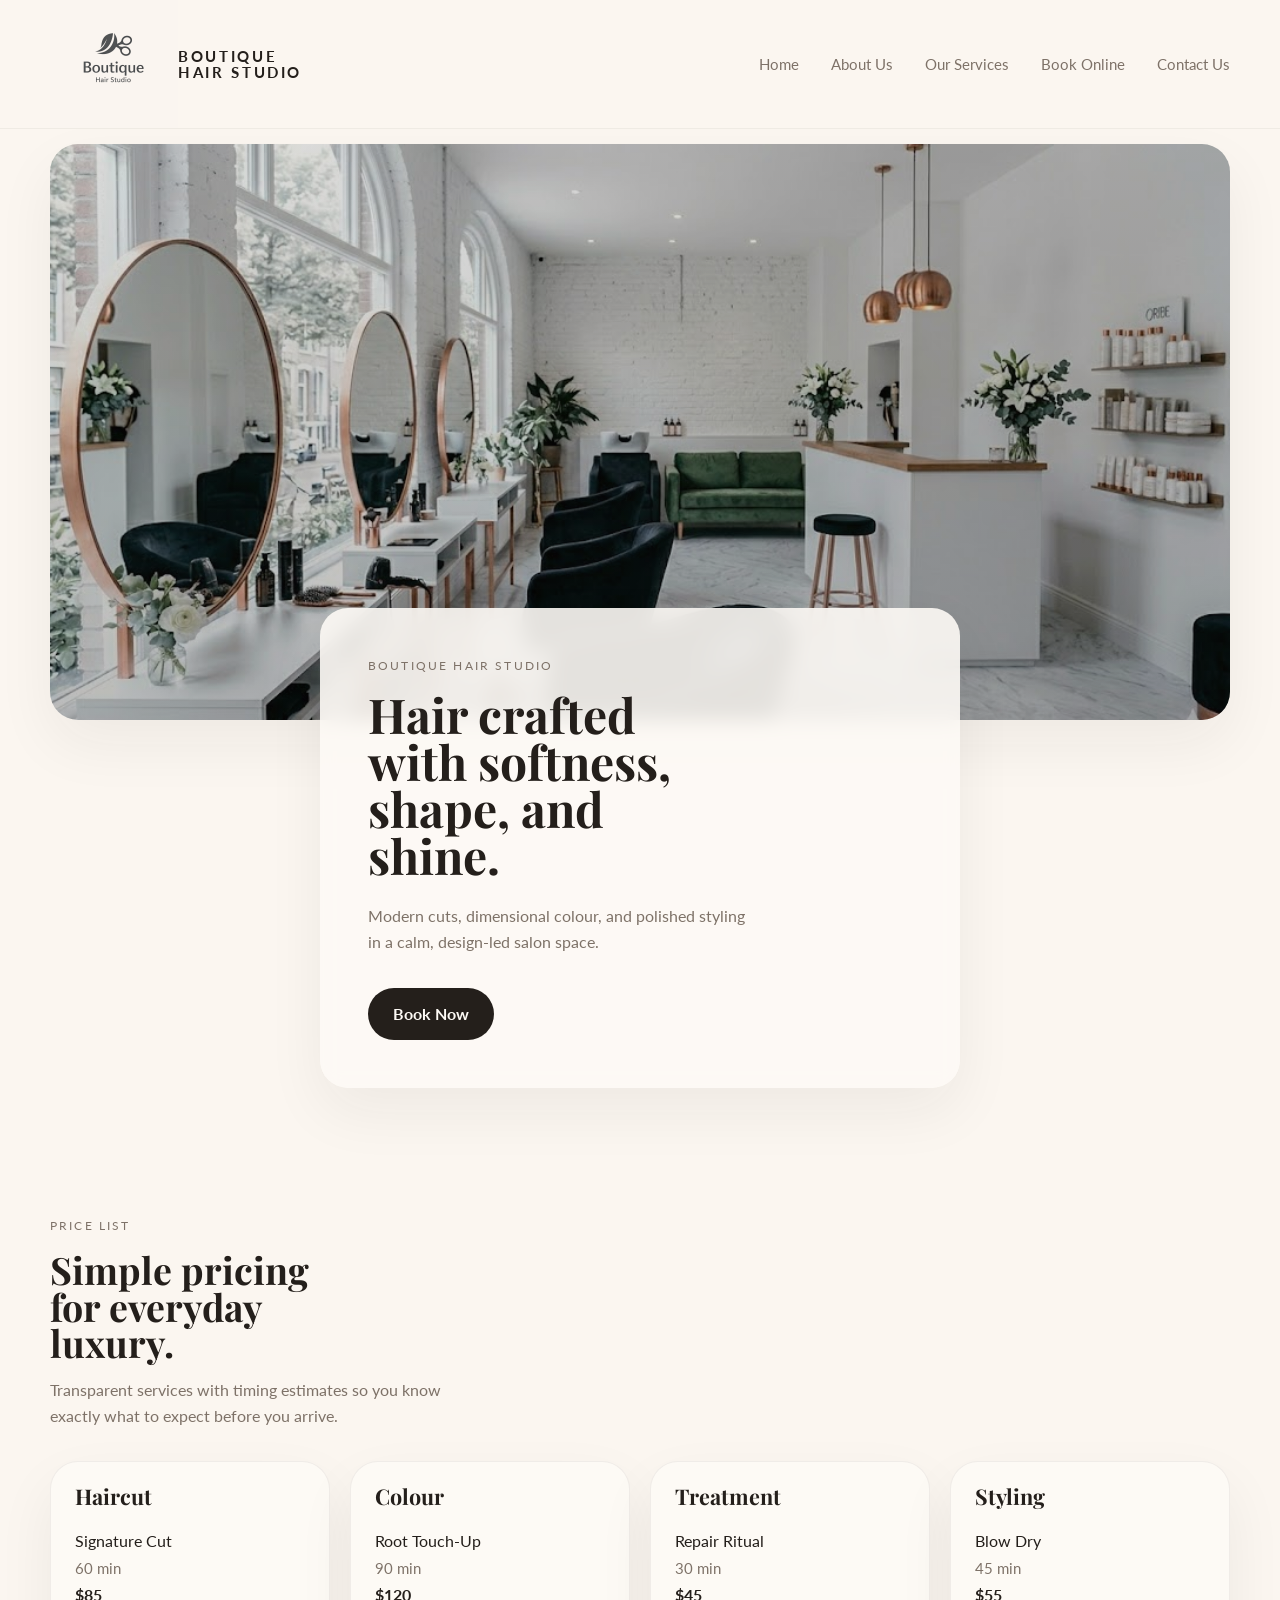
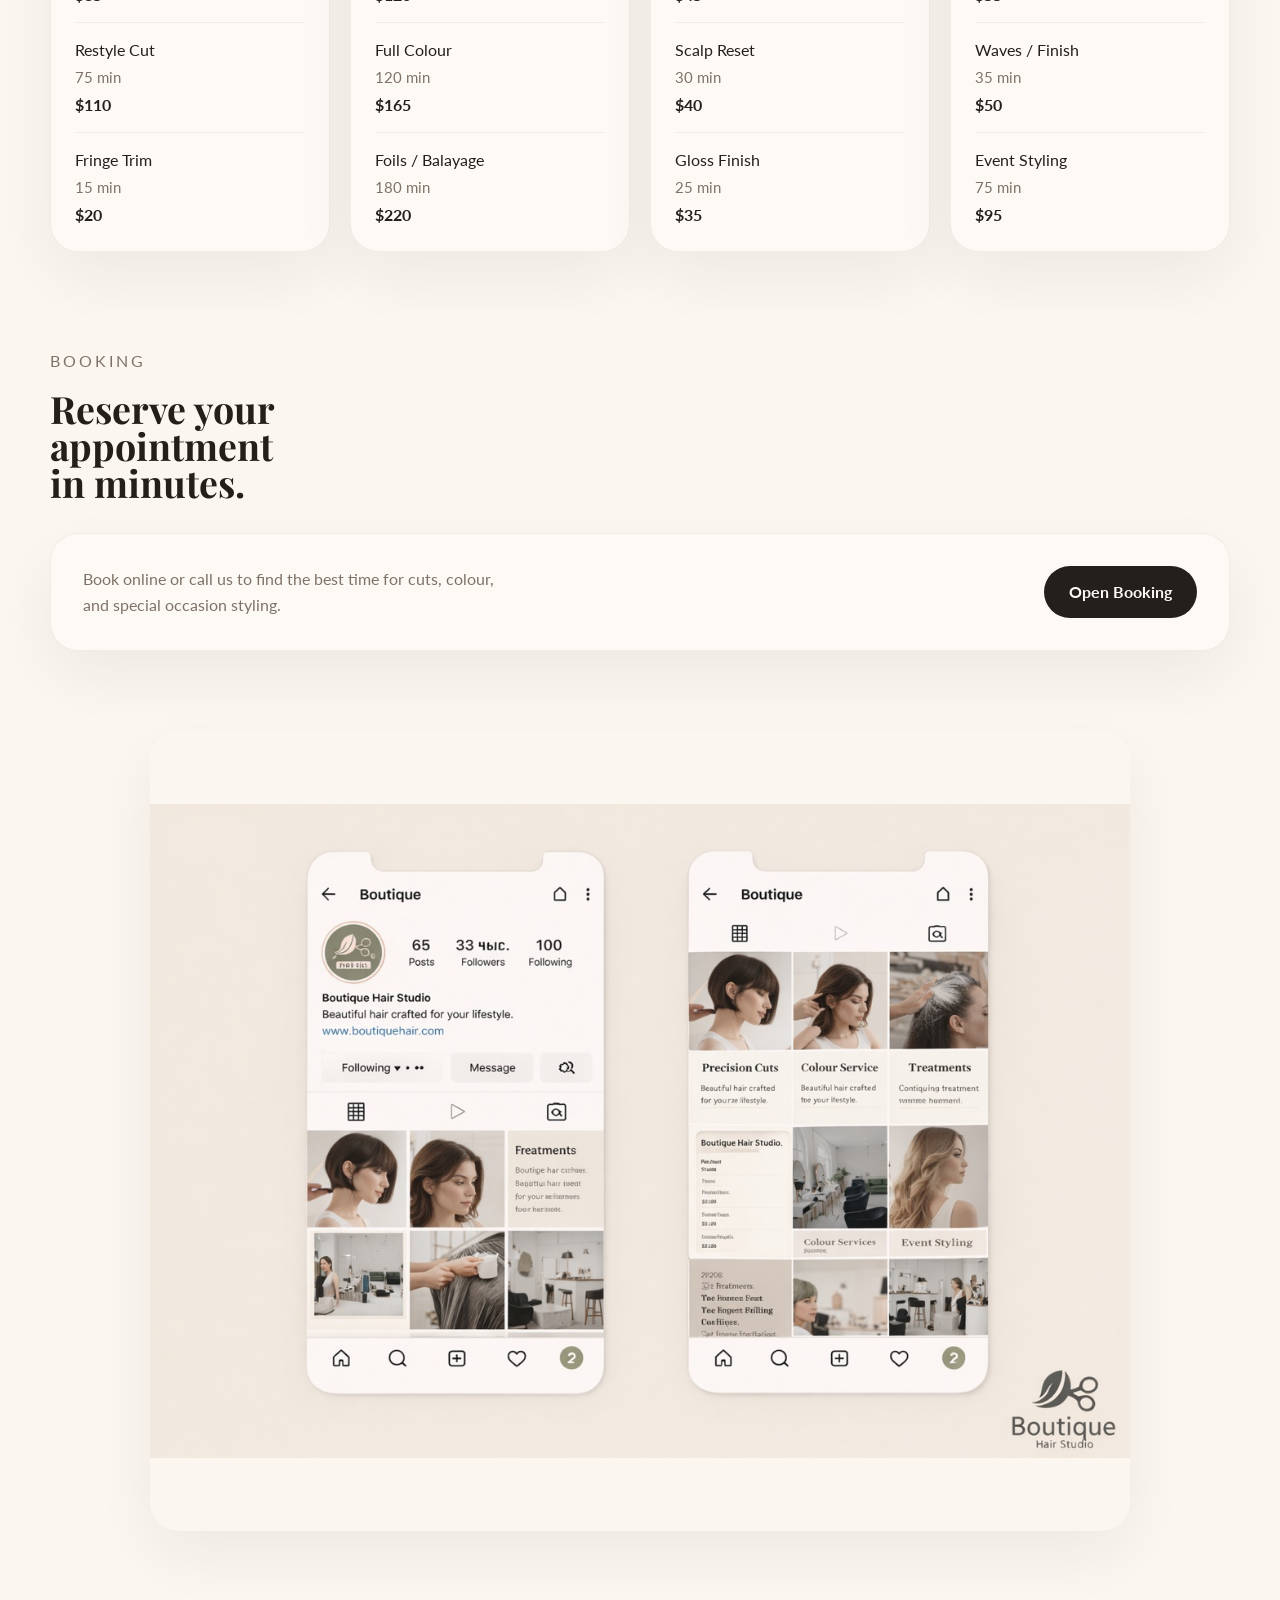
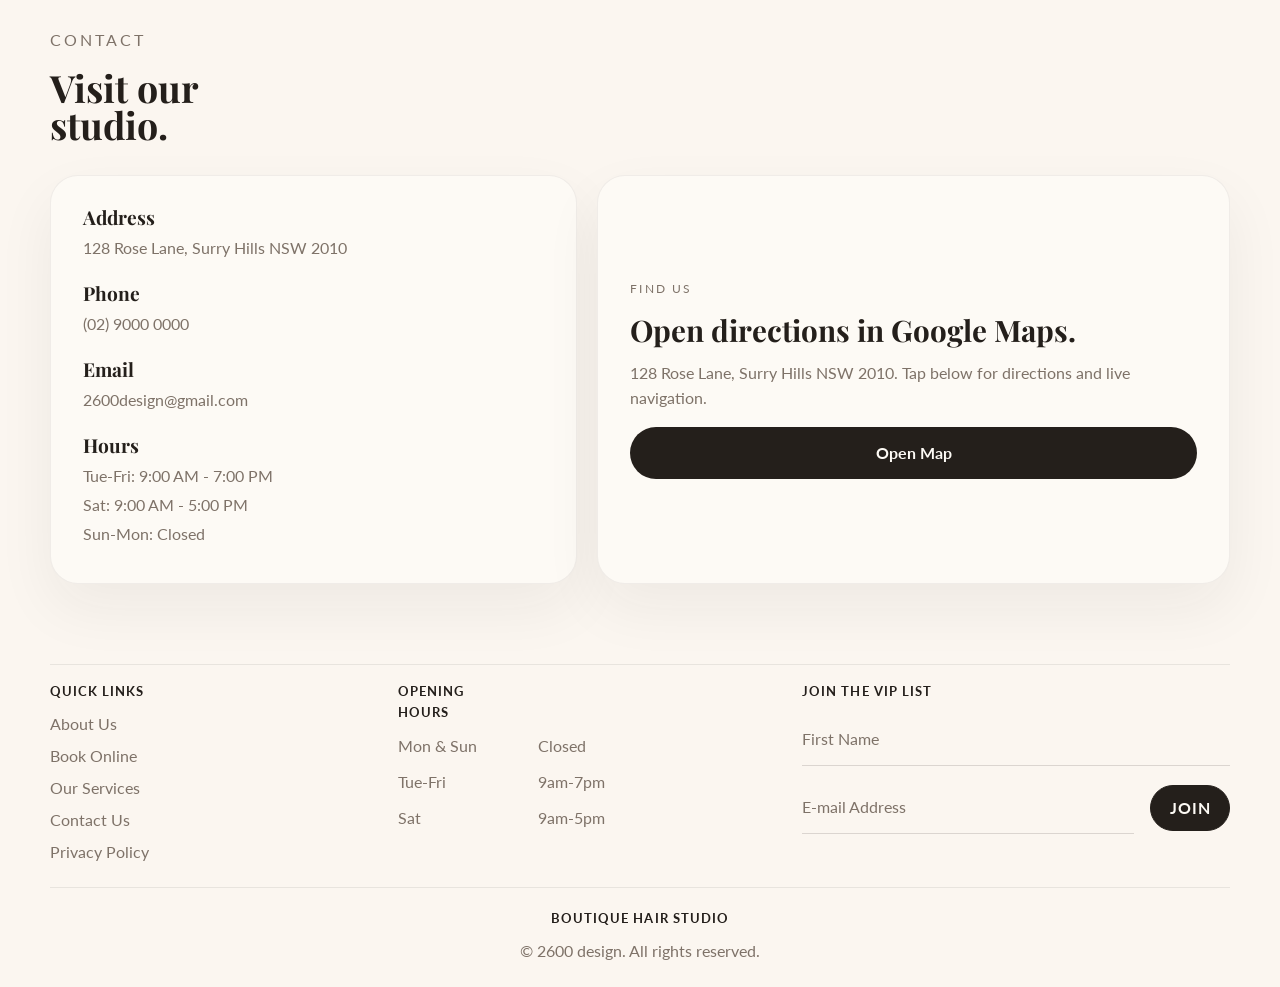
<file: index.html>
<!DOCTYPE html>
<html lang="en">
  <head>
    <meta charset="UTF-8" />
    <meta name="viewport" content="width=device-width, initial-scale=1.0" />
    <title>Boutique Hair Studio | Hair Salon</title>
    <meta
      name="description"
      content="A modern hair salon with precision cuts, luminous colour, restorative treatments, and effortless styling."
    />
    <link rel="preload" as="image" href="salon1.jpeg" />
    <link rel="preconnect" href="https://fonts.googleapis.com" />
    <link rel="preconnect" href="https://fonts.gstatic.com" crossorigin />
    <link
      href="https://fonts.googleapis.com/css2?family=Lato:wght@300;400;700&family=Playfair+Display:wght@600;700&display=swap"
      rel="stylesheet"
    />
    <link
      rel="stylesheet"
      href="https://cdnjs.cloudflare.com/ajax/libs/font-awesome/6.5.2/css/all.min.css"
      crossorigin="anonymous"
      referrerpolicy="no-referrer"
    />
    <link rel="stylesheet" href="styles.css" />
  </head>
  <body>
    <header class="site-header">
      <nav class="navbar">
        <a class="brand" href="index.html">
          <img class="brand-logo" src="logo.png" alt="Boutique Hair Studio logo" />
          <span>Boutique Hair Studio</span>
        </a>
        <button
          class="menu-toggle"
          type="button"
          aria-label="Toggle navigation"
          aria-expanded="false"
          aria-controls="nav-menu"
        >
          <span></span>
          <span></span>
          <span></span>
        </button>
        <div class="nav-menu" id="nav-menu">
          <a href="index.html">Home</a>
          <a href="about.html">About Us</a>
          <a href="services.html">Our Services</a>
          <a href="booking.html">Book Online</a>
          <a href="contact.html">Contact Us</a>
        </div>
      </nav>
    </header>

    <main>
      <section class="hero" id="home">
        <div class="hero-media">
          <img
            src="salon1.jpeg"
            alt="Elegant Boutique Hair Studio salon interior"
            width="1024"
            height="572"
            fetchpriority="high"
            decoding="async"
          />
        </div>
        <div class="hero-content section-shell">
          <p class="eyebrow">Boutique Hair Studio</p>
          <h1>Hair crafted with softness, shape, and shine.</h1>
          <p class="hero-copy">
            Modern cuts, dimensional colour, and polished styling in a calm,
            design-led salon space.
          </p>
          <a class="button button-primary" href="#booking">Book Now</a>
        </div>
      </section>

      <section class="section-shell section-intro" id="prices">
        <p class="eyebrow">Price List</p>
        <div class="section-heading">
          <h2>Simple pricing for everyday luxury.</h2>
          <p>
            Transparent services with timing estimates so you know exactly what
            to expect before you arrive.
          </p>
        </div>
        <div class="price-grid">
          <article class="price-card">
            <h3>Haircut</h3>
            <ul class="price-items">
              <li><span>Signature Cut</span><span>60 min</span><strong>$85</strong></li>
              <li><span>Restyle Cut</span><span>75 min</span><strong>$110</strong></li>
              <li><span>Fringe Trim</span><span>15 min</span><strong>$20</strong></li>
            </ul>
          </article>
          <article class="price-card">
            <h3>Colour</h3>
            <ul class="price-items">
              <li><span>Root Touch-Up</span><span>90 min</span><strong>$120</strong></li>
              <li><span>Full Colour</span><span>120 min</span><strong>$165</strong></li>
              <li><span>Foils / Balayage</span><span>180 min</span><strong>$220</strong></li>
            </ul>
          </article>
          <article class="price-card">
            <h3>Treatment</h3>
            <ul class="price-items">
              <li><span>Repair Ritual</span><span>30 min</span><strong>$45</strong></li>
              <li><span>Scalp Reset</span><span>30 min</span><strong>$40</strong></li>
              <li><span>Gloss Finish</span><span>25 min</span><strong>$35</strong></li>
            </ul>
          </article>
          <article class="price-card">
            <h3>Styling</h3>
            <ul class="price-items">
              <li><span>Blow Dry</span><span>45 min</span><strong>$55</strong></li>
              <li><span>Waves / Finish</span><span>35 min</span><strong>$50</strong></li>
              <li><span>Event Styling</span><span>75 min</span><strong>$95</strong></li>
            </ul>
          </article>
        </div>
      </section>

      <section class="section-shell booking-section" id="booking">
        <div class="section-heading">
          <p class="eyebrow">Booking</p>
          <h2>Reserve your appointment in minutes.</h2>
        </div>
        <div class="booking-card">
          <p>
            Book online or call us to find the best time for cuts, colour, and
            special occasion styling.
          </p>
          <a
            class="button button-primary"
            href="https://booking.example.com"
            target="_blank"
            rel="noreferrer"
            >Open Booking</a
          >
        </div>
      </section>

      <section class="section-shell social-section" aria-label="Instagram showcase">
        <img
          class="social-image"
          src="ig-display.jpg"
          alt="Boutique Hair Studio Instagram showcase"
          width="1200"
          height="800"
          loading="lazy"
          decoding="async"
        />
      </section>

      <section class="section-shell contact-section" id="contact">
        <div class="section-heading">
          <p class="eyebrow">Contact</p>
          <h2>Visit our studio.</h2>
        </div>
        <div class="contact-grid">
          <div class="contact-card">
            <div class="contact-item">
              <h3>Address</h3>
              <p>128 Rose Lane, Surry Hills NSW 2010</p>
            </div>
            <div class="contact-item">
              <h3>Phone</h3>
              <p><a href="tel:+61290000000">(02) 9000 0000</a></p>
            </div>
            <div class="contact-item">
              <h3>Email</h3>
              <p><a href="mailto:2600design@gmail.com">2600design@gmail.com</a></p>
            </div>
            <div class="contact-item">
              <h3>Hours</h3>
              <p>Tue-Fri: 9:00 AM - 7:00 PM</p>
              <p>Sat: 9:00 AM - 5:00 PM</p>
              <p>Sun-Mon: Closed</p>
            </div>
          </div>
          <div class="map-card map-card-lite">
            <div class="map-lite-content">
              <p class="eyebrow">Find Us</p>
              <h3>Open directions in Google Maps.</h3>
              <p>
                128 Rose Lane, Surry Hills NSW 2010. Tap below for directions
                and live navigation.
              </p>
              <a
                class="button button-primary"
                href="https://www.google.com/maps?q=128+Rose+Lane,+Surry+Hills+NSW+2010"
                target="_blank"
                rel="noreferrer"
                >Open Map</a
              >
            </div>
          </div>
        </div>
      </section>
    </main>

    <footer class="site-footer">
      <div class="footer-links-row footer-links-bottom">
        <div class="footer-links">
          <p class="footer-title">Quick Links</p>
          <a href="about.html">About Us</a>
          <a href="booking.html">Book Online</a>
          <a href="services.html">Our Services</a>
          <a href="contact.html">Contact Us</a>
          <a href="privacy.html">Privacy Policy</a>
        </div>
        <div class="footer-hours">
          <p class="footer-title">Opening Hours</p>
          <p><span>Mon & Sun</span><span>Closed</span></p>
          <p><span>Tue-Fri</span><span>9am-7pm</span></p>
          <p><span>Sat</span><span>9am-5pm</span></p>
        </div>
        <form class="footer-signup">
          <p class="footer-title">Join The VIP List</p>
          <div class="footer-signup-fields">
            <input type="text" name="first-name" placeholder="First Name" />
            <div class="footer-signup-row">
              <input type="email" name="email" placeholder="E-mail Address" />
              <button type="submit">Join</button>
            </div>
          </div>
        </form>
      </div>
      <div class="footer-bottom-center">
        <p class="footer-title">Boutique Hair Studio</p>
        <p>&copy; 2600 design. All rights reserved.</p>
      </div>
    </footer>

    <script src="script.js"></script>
  </body>
</html>
</file>
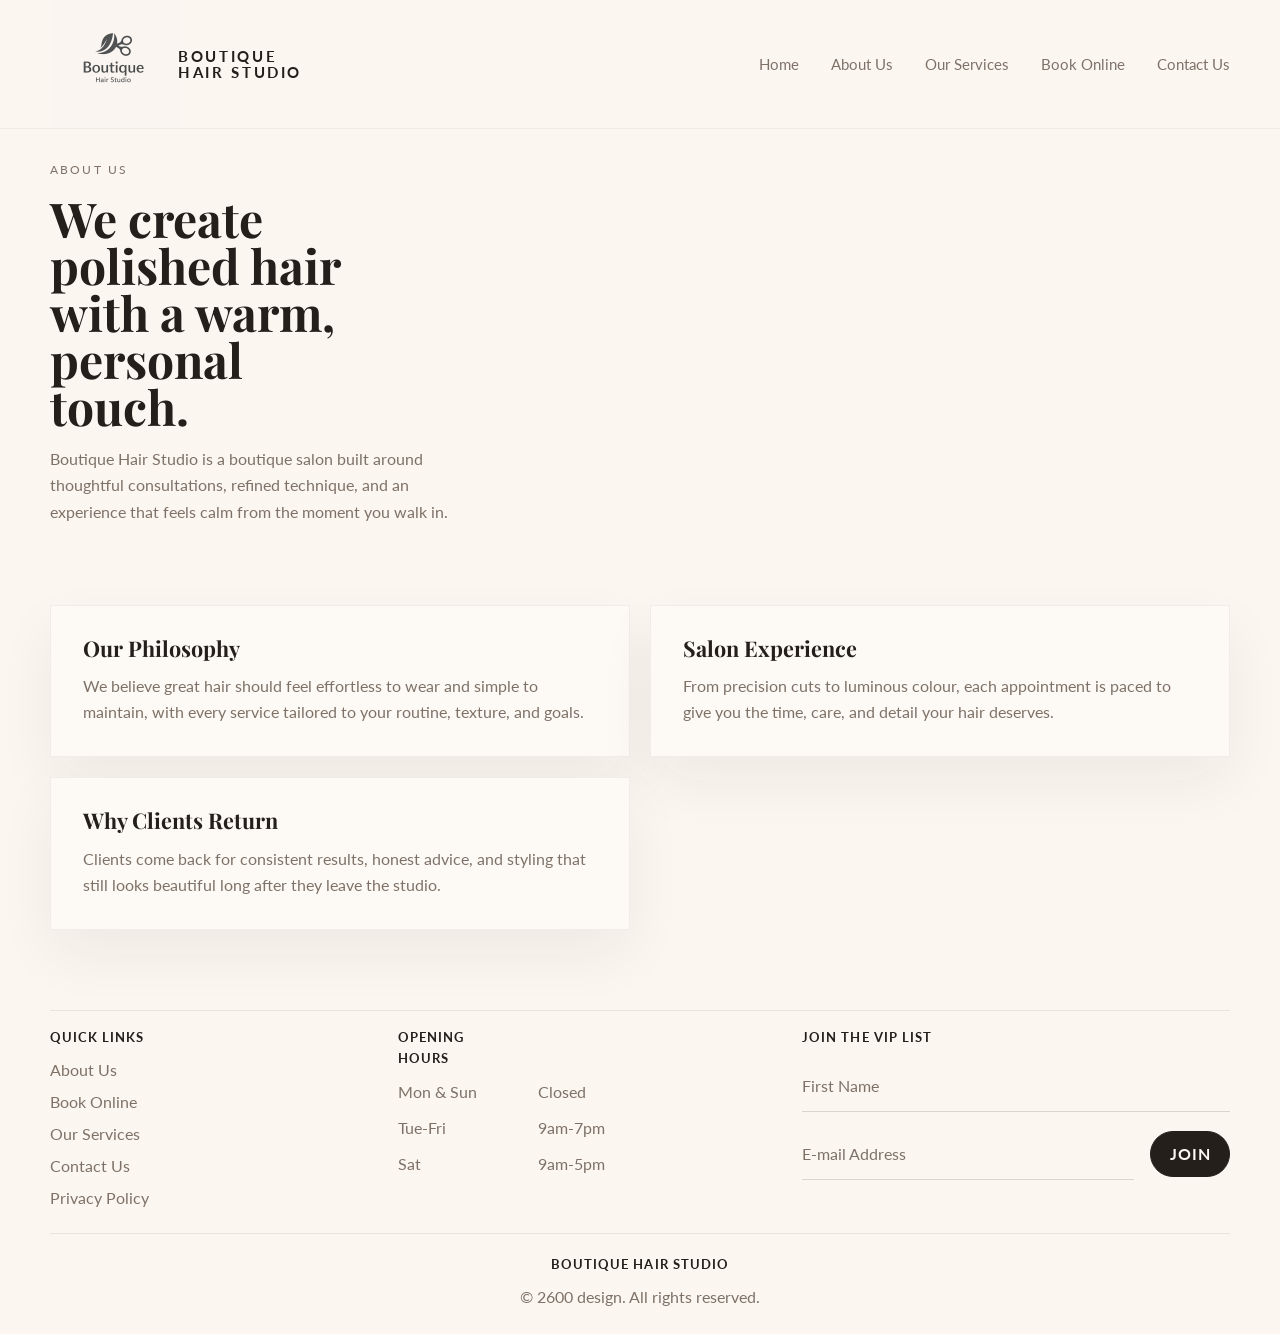
<file: about.html>
<!DOCTYPE html>
<html lang="en">
  <head>
    <meta charset="UTF-8" />
    <meta name="viewport" content="width=device-width, initial-scale=1.0" />
    <title>About Us | Boutique Hair Studio</title>
    <meta
      name="description"
      content="Learn more about Boutique Hair Studio, our approach to hair, and the salon experience we create."
    />
    <link rel="preconnect" href="https://fonts.googleapis.com" />
    <link rel="preconnect" href="https://fonts.gstatic.com" crossorigin />
    <link
      href="https://fonts.googleapis.com/css2?family=Lato:wght@300;400;700&family=Playfair+Display:wght@600;700&display=swap"
      rel="stylesheet"
    />
    <link
      rel="stylesheet"
      href="https://cdnjs.cloudflare.com/ajax/libs/font-awesome/6.5.2/css/all.min.css"
      crossorigin="anonymous"
      referrerpolicy="no-referrer"
    />
    <link rel="stylesheet" href="styles.css" />
  </head>
  <body>
    <header class="site-header">
      <nav class="navbar">
        <a class="brand" href="index.html">
          <img class="brand-logo" src="logo.png" alt="Boutique Hair Studio logo" />
          <span>Boutique Hair Studio</span>
        </a>
        <button
          class="menu-toggle"
          type="button"
          aria-label="Toggle navigation"
          aria-expanded="false"
          aria-controls="nav-menu"
        >
          <span></span>
          <span></span>
          <span></span>
        </button>
        <div class="nav-menu" id="nav-menu">
          <a href="index.html">Home</a>
          <a href="about.html">About Us</a>
          <a href="services.html">Our Services</a>
          <a href="booking.html">Book Online</a>
          <a href="contact.html">Contact Us</a>
        </div>
      </nav>
    </header>

    <main class="page-main">
      <section class="section-shell page-hero">
        <p class="eyebrow">About Us</p>
        <div class="section-heading">
          <h1>We create polished hair with a warm, personal touch.</h1>
          <p>
            Boutique Hair Studio is a boutique salon built around thoughtful
            consultations, refined technique, and an experience that feels calm
            from the moment you walk in.
          </p>
        </div>
      </section>

      <section class="section-shell page-section">
        <div class="info-grid">
          <article class="info-card">
            <h3>Our Philosophy</h3>
            <p>
              We believe great hair should feel effortless to wear and simple to
              maintain, with every service tailored to your routine, texture,
              and goals.
            </p>
          </article>
          <article class="info-card">
            <h3>Salon Experience</h3>
            <p>
              From precision cuts to luminous colour, each appointment is paced
              to give you the time, care, and detail your hair deserves.
            </p>
          </article>
          <article class="info-card">
            <h3>Why Clients Return</h3>
            <p>
              Clients come back for consistent results, honest advice, and
              styling that still looks beautiful long after they leave the
              studio.
            </p>
          </article>
        </div>
      </section>
    </main>

    <footer class="site-footer">
      <div class="footer-links-row footer-links-bottom">
        <div class="footer-links">
          <p class="footer-title">Quick Links</p>
          <a href="about.html">About Us</a>
          <a href="booking.html">Book Online</a>
          <a href="services.html">Our Services</a>
          <a href="contact.html">Contact Us</a>
          <a href="privacy.html">Privacy Policy</a>
        </div>
        <div class="footer-hours">
          <p class="footer-title">Opening Hours</p>
          <p><span>Mon & Sun</span><span>Closed</span></p>
          <p><span>Tue-Fri</span><span>9am-7pm</span></p>
          <p><span>Sat</span><span>9am-5pm</span></p>
        </div>
        <form class="footer-signup">
          <p class="footer-title">Join The VIP List</p>
          <div class="footer-signup-fields">
            <input type="text" name="first-name" placeholder="First Name" />
            <div class="footer-signup-row">
              <input type="email" name="email" placeholder="E-mail Address" />
              <button type="submit">Join</button>
            </div>
          </div>
        </form>
      </div>
      <div class="footer-bottom-center">
        <p class="footer-title">Boutique Hair Studio</p>
        <p>&copy; 2600 design. All rights reserved.</p>
      </div>
    </footer>

    <script src="script.js"></script>
  </body>
</html>
</file>
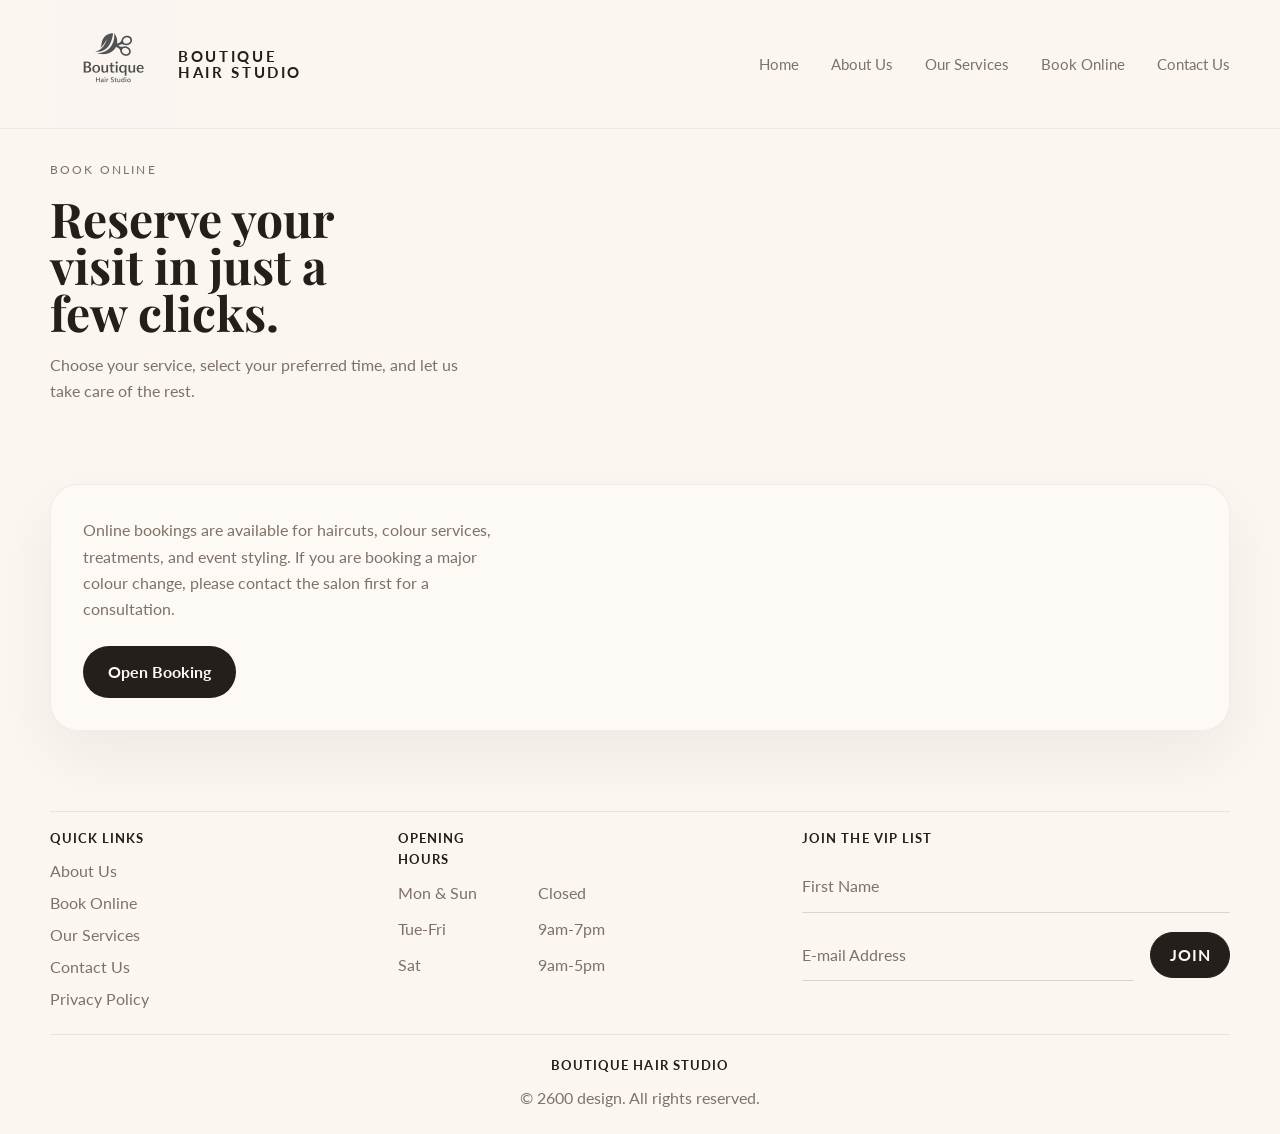
<file: booking.html>
<!DOCTYPE html>
<html lang="en">
  <head>
    <meta charset="UTF-8" />
    <meta name="viewport" content="width=device-width, initial-scale=1.0" />
    <title>Book Online | Boutique Hair Studio</title>
    <meta
      name="description"
      content="Book your Boutique Hair Studio appointment online for cuts, colour, and signature styling."
    />
    <link rel="preconnect" href="https://fonts.googleapis.com" />
    <link rel="preconnect" href="https://fonts.gstatic.com" crossorigin />
    <link
      href="https://fonts.googleapis.com/css2?family=Lato:wght@300;400;700&family=Playfair+Display:wght@600;700&display=swap"
      rel="stylesheet"
    />
    <link
      rel="stylesheet"
      href="https://cdnjs.cloudflare.com/ajax/libs/font-awesome/6.5.2/css/all.min.css"
      crossorigin="anonymous"
      referrerpolicy="no-referrer"
    />
    <link rel="stylesheet" href="styles.css" />
  </head>
  <body>
    <header class="site-header">
      <nav class="navbar">
        <a class="brand" href="index.html">
          <img class="brand-logo" src="logo.png" alt="Boutique Hair Studio logo" />
          <span>Boutique Hair Studio</span>
        </a>
        <button
          class="menu-toggle"
          type="button"
          aria-label="Toggle navigation"
          aria-expanded="false"
          aria-controls="nav-menu"
        >
          <span></span>
          <span></span>
          <span></span>
        </button>
        <div class="nav-menu" id="nav-menu">
          <a href="index.html">Home</a>
          <a href="about.html">About Us</a>
          <a href="services.html">Our Services</a>
          <a href="booking.html">Book Online</a>
          <a href="contact.html">Contact Us</a>
        </div>
      </nav>
    </header>

    <main class="page-main">
      <section class="section-shell page-hero">
        <p class="eyebrow">Book Online</p>
        <div class="section-heading">
          <h1>Reserve your visit in just a few clicks.</h1>
          <p>
            Choose your service, select your preferred time, and let us take
            care of the rest.
          </p>
        </div>
      </section>

      <section class="section-shell page-section">
        <div class="booking-card booking-card-stack">
          <p>
            Online bookings are available for haircuts, colour services,
            treatments, and event styling. If you are booking a major colour
            change, please contact the salon first for a consultation.
          </p>
          <a
            class="button button-primary"
            href="https://booking.example.com"
            target="_blank"
            rel="noreferrer"
            >Open Booking</a
          >
        </div>
      </section>
    </main>

    <footer class="site-footer">
      <div class="footer-links-row footer-links-bottom">
        <div class="footer-links">
          <p class="footer-title">Quick Links</p>
          <a href="about.html">About Us</a>
          <a href="booking.html">Book Online</a>
          <a href="services.html">Our Services</a>
          <a href="contact.html">Contact Us</a>
          <a href="privacy.html">Privacy Policy</a>
        </div>
        <div class="footer-hours">
          <p class="footer-title">Opening Hours</p>
          <p><span>Mon & Sun</span><span>Closed</span></p>
          <p><span>Tue-Fri</span><span>9am-7pm</span></p>
          <p><span>Sat</span><span>9am-5pm</span></p>
        </div>
        <form class="footer-signup">
          <p class="footer-title">Join The VIP List</p>
          <div class="footer-signup-fields">
            <input type="text" name="first-name" placeholder="First Name" />
            <div class="footer-signup-row">
              <input type="email" name="email" placeholder="E-mail Address" />
              <button type="submit">Join</button>
            </div>
          </div>
        </form>
      </div>
      <div class="footer-bottom-center">
        <p class="footer-title">Boutique Hair Studio</p>
        <p>&copy; 2600 design. All rights reserved.</p>
      </div>
    </footer>

    <script src="script.js"></script>
  </body>
</html>
</file>
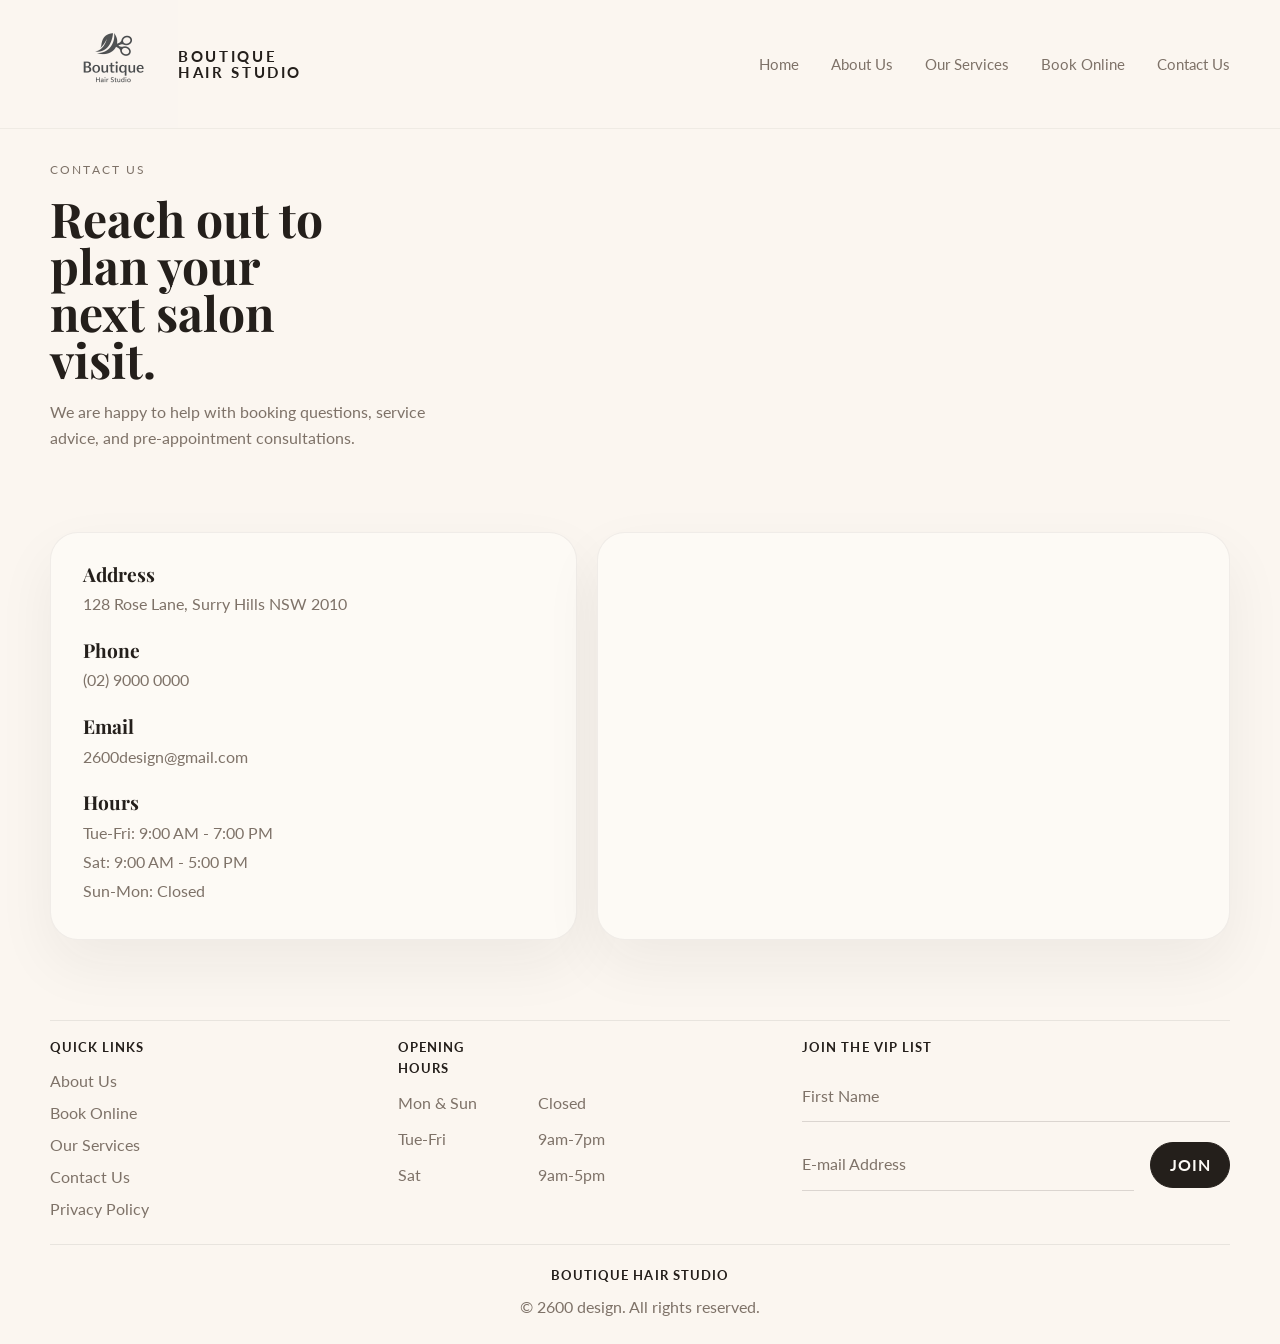
<file: contact.html>
<!DOCTYPE html>
<html lang="en">
  <head>
    <meta charset="UTF-8" />
    <meta name="viewport" content="width=device-width, initial-scale=1.0" />
    <title>Contact Us | Boutique Hair Studio</title>
    <meta
      name="description"
      content="Contact Boutique Hair Studio for appointments, consultations, and salon enquiries."
    />
    <link rel="preconnect" href="https://fonts.googleapis.com" />
    <link rel="preconnect" href="https://fonts.gstatic.com" crossorigin />
    <link
      href="https://fonts.googleapis.com/css2?family=Lato:wght@300;400;700&family=Playfair+Display:wght@600;700&display=swap"
      rel="stylesheet"
    />
    <link
      rel="stylesheet"
      href="https://cdnjs.cloudflare.com/ajax/libs/font-awesome/6.5.2/css/all.min.css"
      crossorigin="anonymous"
      referrerpolicy="no-referrer"
    />
    <link rel="stylesheet" href="styles.css" />
  </head>
  <body>
    <header class="site-header">
      <nav class="navbar">
        <a class="brand" href="index.html">
          <img class="brand-logo" src="logo.png" alt="Boutique Hair Studio logo" />
          <span>Boutique Hair Studio</span>
        </a>
        <button
          class="menu-toggle"
          type="button"
          aria-label="Toggle navigation"
          aria-expanded="false"
          aria-controls="nav-menu"
        >
          <span></span>
          <span></span>
          <span></span>
        </button>
        <div class="nav-menu" id="nav-menu">
          <a href="index.html">Home</a>
          <a href="about.html">About Us</a>
          <a href="services.html">Our Services</a>
          <a href="booking.html">Book Online</a>
          <a href="contact.html">Contact Us</a>
        </div>
      </nav>
    </header>

    <main class="page-main">
      <section class="section-shell page-hero">
        <p class="eyebrow">Contact Us</p>
        <div class="section-heading">
          <h1>Reach out to plan your next salon visit.</h1>
          <p>
            We are happy to help with booking questions, service advice, and
            pre-appointment consultations.
          </p>
        </div>
      </section>

      <section class="section-shell page-section">
        <div class="contact-grid">
          <div class="contact-card">
            <div class="contact-item">
              <h3>Address</h3>
              <p>128 Rose Lane, Surry Hills NSW 2010</p>
            </div>
            <div class="contact-item">
              <h3>Phone</h3>
              <p><a href="tel:+61290000000">(02) 9000 0000</a></p>
            </div>
            <div class="contact-item">
              <h3>Email</h3>
              <p><a href="mailto:2600design@gmail.com">2600design@gmail.com</a></p>
            </div>
            <div class="contact-item">
              <h3>Hours</h3>
              <p>Tue-Fri: 9:00 AM - 7:00 PM</p>
              <p>Sat: 9:00 AM - 5:00 PM</p>
              <p>Sun-Mon: Closed</p>
            </div>
          </div>
          <div class="map-card">
            <iframe
              title="Salon location map"
              src="https://www.google.com/maps?q=Surry+Hills+NSW&z=14&output=embed"
              loading="lazy"
              referrerpolicy="no-referrer-when-downgrade"
            ></iframe>
          </div>
        </div>
      </section>
    </main>

    <footer class="site-footer">
      <div class="footer-links-row footer-links-bottom">
        <div class="footer-links">
          <p class="footer-title">Quick Links</p>
          <a href="about.html">About Us</a>
          <a href="booking.html">Book Online</a>
          <a href="services.html">Our Services</a>
          <a href="contact.html">Contact Us</a>
          <a href="privacy.html">Privacy Policy</a>
        </div>
        <div class="footer-hours">
          <p class="footer-title">Opening Hours</p>
          <p><span>Mon & Sun</span><span>Closed</span></p>
          <p><span>Tue-Fri</span><span>9am-7pm</span></p>
          <p><span>Sat</span><span>9am-5pm</span></p>
        </div>
        <form class="footer-signup">
          <p class="footer-title">Join The VIP List</p>
          <div class="footer-signup-fields">
            <input type="text" name="first-name" placeholder="First Name" />
            <div class="footer-signup-row">
              <input type="email" name="email" placeholder="E-mail Address" />
              <button type="submit">Join</button>
            </div>
          </div>
        </form>
      </div>
      <div class="footer-bottom-center">
        <p class="footer-title">Boutique Hair Studio</p>
        <p>&copy; 2600 design. All rights reserved.</p>
      </div>
    </footer>

    <script src="script.js"></script>
  </body>
</html>
</file>
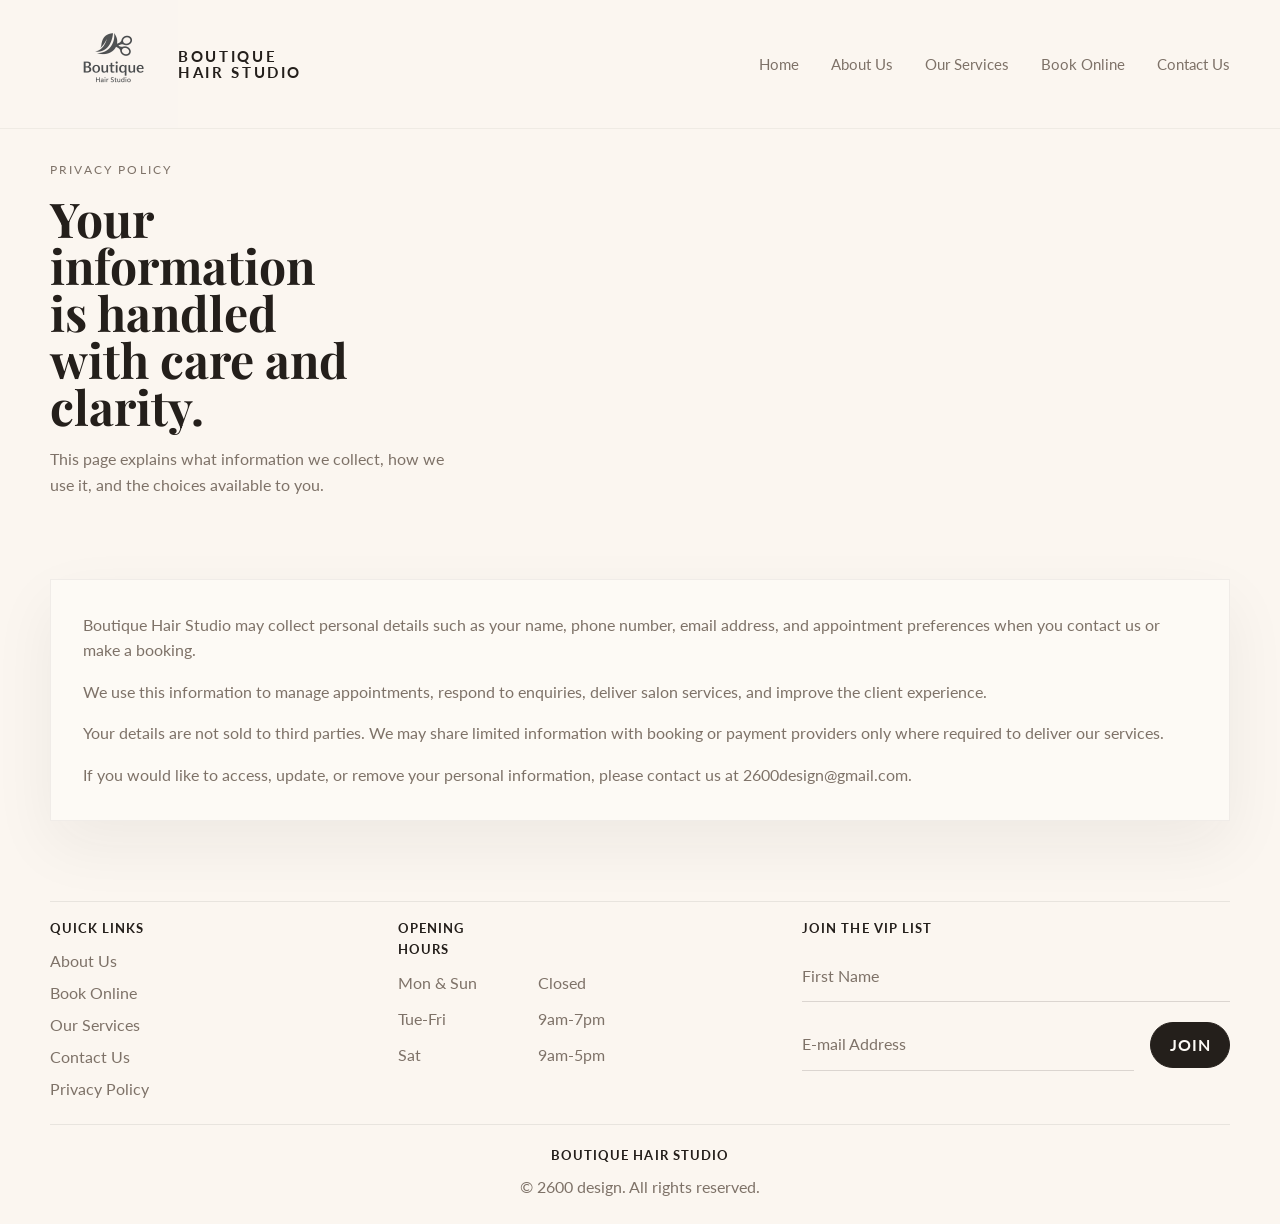
<file: privacy.html>
<!DOCTYPE html>
<html lang="en">
  <head>
    <meta charset="UTF-8" />
    <meta name="viewport" content="width=device-width, initial-scale=1.0" />
    <title>Privacy Policy | Boutique Hair Studio</title>
    <meta
      name="description"
      content="Read the Boutique Hair Studio privacy policy and how we handle your personal information."
    />
    <link rel="preconnect" href="https://fonts.googleapis.com" />
    <link rel="preconnect" href="https://fonts.gstatic.com" crossorigin />
    <link
      href="https://fonts.googleapis.com/css2?family=Lato:wght@300;400;700&family=Playfair+Display:wght@600;700&display=swap"
      rel="stylesheet"
    />
    <link
      rel="stylesheet"
      href="https://cdnjs.cloudflare.com/ajax/libs/font-awesome/6.5.2/css/all.min.css"
      crossorigin="anonymous"
      referrerpolicy="no-referrer"
    />
    <link rel="stylesheet" href="styles.css" />
  </head>
  <body>
    <header class="site-header">
      <nav class="navbar">
        <a class="brand" href="index.html">
          <img class="brand-logo" src="logo.png" alt="Boutique Hair Studio logo" />
          <span>Boutique Hair Studio</span>
        </a>
        <button
          class="menu-toggle"
          type="button"
          aria-label="Toggle navigation"
          aria-expanded="false"
          aria-controls="nav-menu"
        >
          <span></span>
          <span></span>
          <span></span>
        </button>
        <div class="nav-menu" id="nav-menu">
          <a href="index.html">Home</a>
          <a href="about.html">About Us</a>
          <a href="services.html">Our Services</a>
          <a href="booking.html">Book Online</a>
          <a href="contact.html">Contact Us</a>
        </div>
      </nav>
    </header>

    <main class="page-main">
      <section class="section-shell page-hero">
        <p class="eyebrow">Privacy Policy</p>
        <div class="section-heading">
          <h1>Your information is handled with care and clarity.</h1>
          <p>
            This page explains what information we collect, how we use it, and
            the choices available to you.
          </p>
        </div>
      </section>

      <section class="section-shell page-section">
        <div class="legal-card">
          <p>
            Boutique Hair Studio may collect personal details such as your name, phone
            number, email address, and appointment preferences when you contact
            us or make a booking.
          </p>
          <p>
            We use this information to manage appointments, respond to
            enquiries, deliver salon services, and improve the client
            experience.
          </p>
          <p>
            Your details are not sold to third parties. We may share limited
            information with booking or payment providers only where required to
            deliver our services.
          </p>
          <p>
            If you would like to access, update, or remove your personal
            information, please contact us at
            <a href="mailto:2600design@gmail.com">2600design@gmail.com</a>.
          </p>
        </div>
      </section>
    </main>

    <footer class="site-footer">
      <div class="footer-links-row footer-links-bottom">
        <div class="footer-links">
          <p class="footer-title">Quick Links</p>
          <a href="about.html">About Us</a>
          <a href="booking.html">Book Online</a>
          <a href="services.html">Our Services</a>
          <a href="contact.html">Contact Us</a>
          <a href="privacy.html">Privacy Policy</a>
        </div>
        <div class="footer-hours">
          <p class="footer-title">Opening Hours</p>
          <p><span>Mon & Sun</span><span>Closed</span></p>
          <p><span>Tue-Fri</span><span>9am-7pm</span></p>
          <p><span>Sat</span><span>9am-5pm</span></p>
        </div>
        <form class="footer-signup">
          <p class="footer-title">Join The VIP List</p>
          <div class="footer-signup-fields">
            <input type="text" name="first-name" placeholder="First Name" />
            <div class="footer-signup-row">
              <input type="email" name="email" placeholder="E-mail Address" />
              <button type="submit">Join</button>
            </div>
          </div>
        </form>
      </div>
      <div class="footer-bottom-center">
        <p class="footer-title">Boutique Hair Studio</p>
        <p>&copy; 2600 design. All rights reserved.</p>
      </div>
    </footer>

    <script src="script.js"></script>
  </body>
</html>
</file>
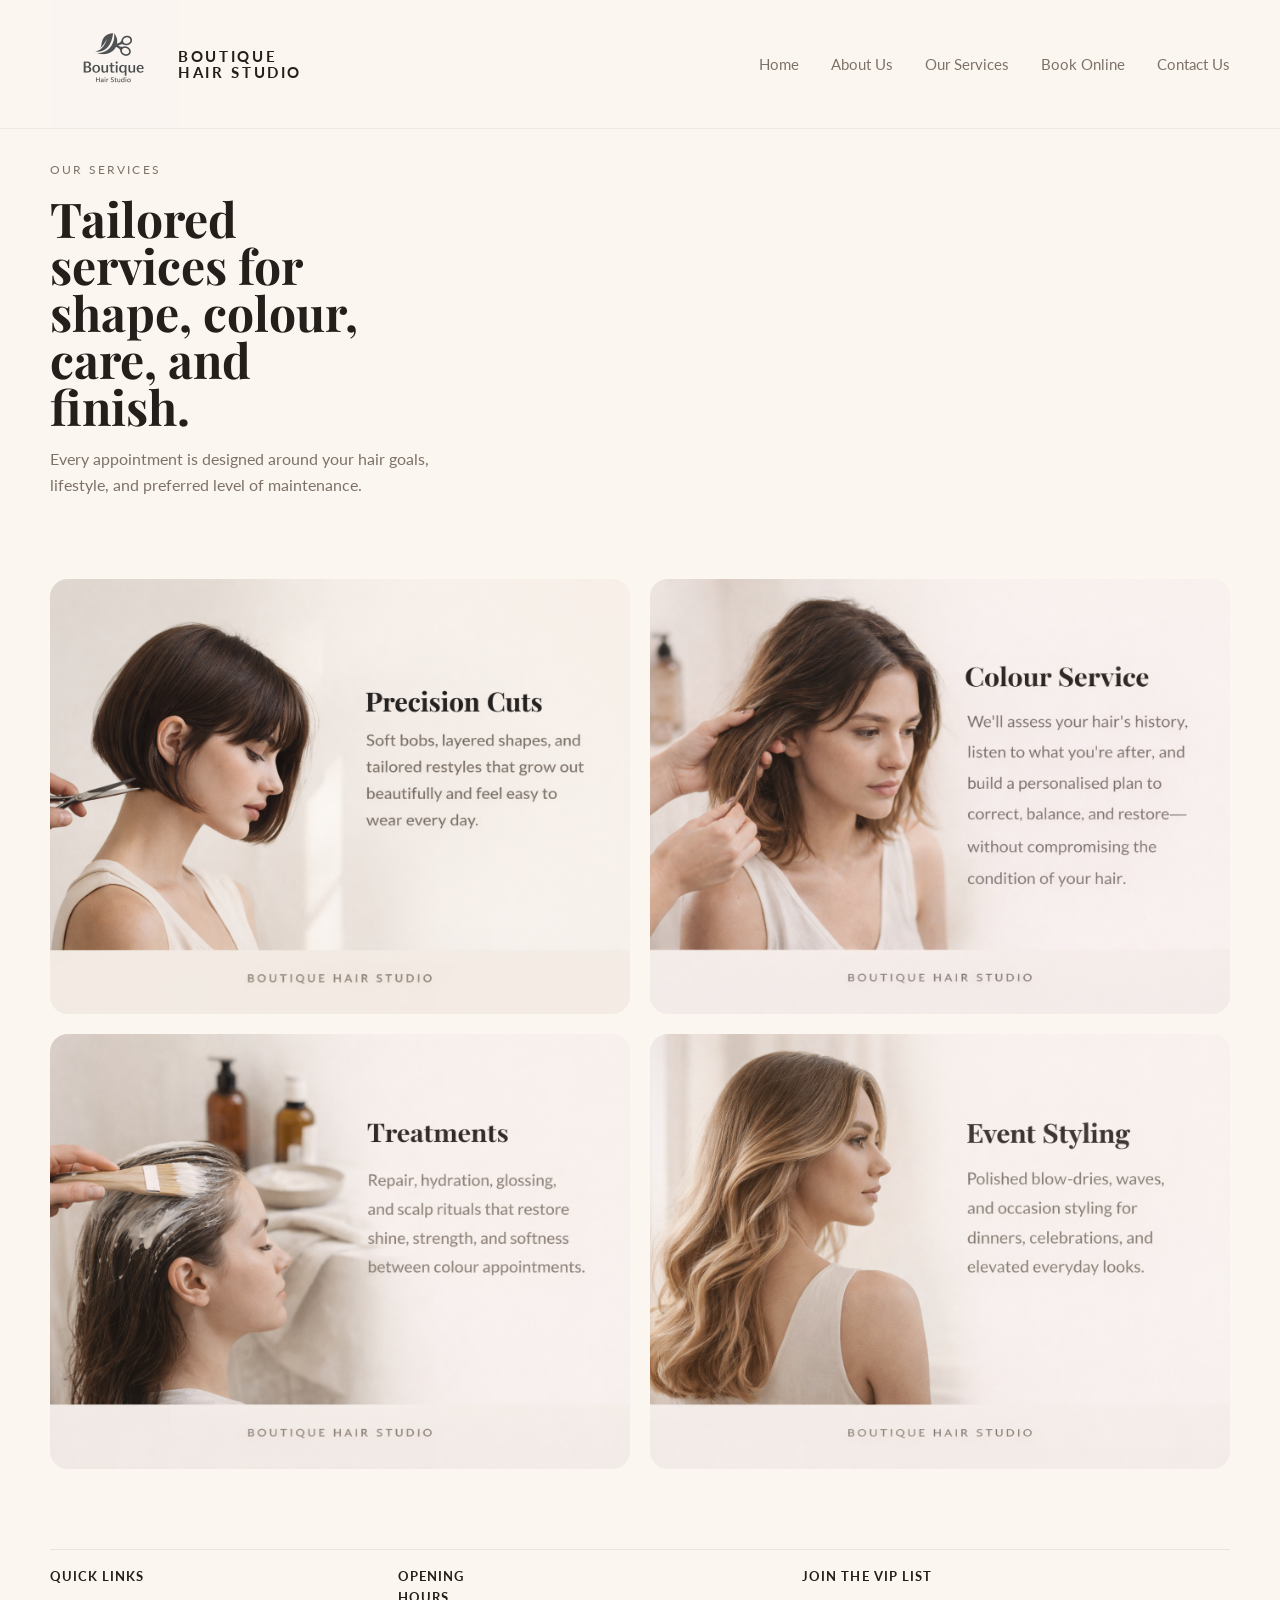
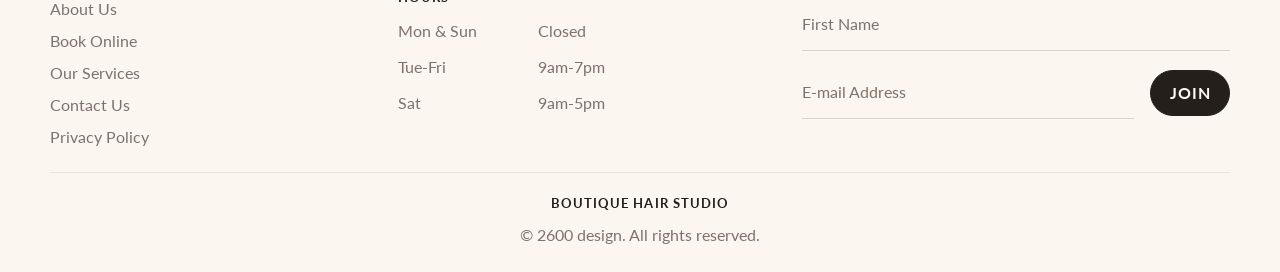
<file: services.html>
<!DOCTYPE html>
<html lang="en">
  <head>
    <meta charset="UTF-8" />
    <meta name="viewport" content="width=device-width, initial-scale=1.0" />
    <title>Our Services | Boutique Hair Studio</title>
    <meta
      name="description"
      content="Explore Boutique Hair Studio services including cuts, colour, treatments, and styling."
    />
    <link rel="preconnect" href="https://fonts.googleapis.com" />
    <link rel="preconnect" href="https://fonts.gstatic.com" crossorigin />
    <link
      href="https://fonts.googleapis.com/css2?family=Lato:wght@300;400;700&family=Playfair+Display:wght@600;700&display=swap"
      rel="stylesheet"
    />
    <link
      rel="stylesheet"
      href="https://cdnjs.cloudflare.com/ajax/libs/font-awesome/6.5.2/css/all.min.css"
      crossorigin="anonymous"
      referrerpolicy="no-referrer"
    />
    <link rel="stylesheet" href="styles.css" />
  </head>
  <body>
    <header class="site-header">
      <nav class="navbar">
        <a class="brand" href="index.html">
          <img class="brand-logo" src="logo.png" alt="Boutique Hair Studio logo" />
          <span>Boutique Hair Studio</span>
        </a>
        <button
          class="menu-toggle"
          type="button"
          aria-label="Toggle navigation"
          aria-expanded="false"
          aria-controls="nav-menu"
        >
          <span></span>
          <span></span>
          <span></span>
        </button>
        <div class="nav-menu" id="nav-menu">
          <a href="index.html">Home</a>
          <a href="about.html">About Us</a>
          <a href="services.html">Our Services</a>
          <a href="booking.html">Book Online</a>
          <a href="contact.html">Contact Us</a>
        </div>
      </nav>
    </header>

    <main class="page-main">
      <section class="section-shell page-hero">
        <p class="eyebrow">Our Services</p>
        <div class="section-heading">
          <h1>Tailored services for shape, colour, care, and finish.</h1>
          <p>
            Every appointment is designed around your hair goals, lifestyle, and
            preferred level of maintenance.
          </p>
        </div>
      </section>

      <section class="section-shell page-section">
        <div class="info-grid">
          <article class="info-card info-card-image-only">
            <img
              class="service-card-image"
              src="Precision Cuts.png"
              alt="Precision Cuts service"
            />
          </article>
          <article class="info-card info-card-image-only">
            <img
              class="service-card-image"
              src="Colour service.png"
              alt="Colour Services"
            />
          </article>
          <article class="info-card info-card-image-only">
            <img
              class="service-card-image"
              src="Treatments.png"
              alt="Treatments"
            />
          </article>
          <article class="info-card info-card-image-only">
            <img
              class="service-card-image"
              src="Event Styling.png"
              alt="Event Styling"
            />
          </article>
        </div>
      </section>
    </main>

    <footer class="site-footer">
      <div class="footer-links-row footer-links-bottom">
        <div class="footer-links">
          <p class="footer-title">Quick Links</p>
          <a href="about.html">About Us</a>
          <a href="booking.html">Book Online</a>
          <a href="services.html">Our Services</a>
          <a href="contact.html">Contact Us</a>
          <a href="privacy.html">Privacy Policy</a>
        </div>
        <div class="footer-hours">
          <p class="footer-title">Opening Hours</p>
          <p><span>Mon & Sun</span><span>Closed</span></p>
          <p><span>Tue-Fri</span><span>9am-7pm</span></p>
          <p><span>Sat</span><span>9am-5pm</span></p>
        </div>
        <form class="footer-signup">
          <p class="footer-title">Join The VIP List</p>
          <div class="footer-signup-fields">
            <input type="text" name="first-name" placeholder="First Name" />
            <div class="footer-signup-row">
              <input type="email" name="email" placeholder="E-mail Address" />
              <button type="submit">Join</button>
            </div>
          </div>
        </form>
      </div>
      <div class="footer-bottom-center">
        <p class="footer-title">Boutique Hair Studio</p>
        <p>&copy; 2600 design. All rights reserved.</p>
      </div>
    </footer>

    <script src="script.js"></script>
  </body>
</html>
</file>
<file: styles.css>
:root {
  --bg: #fbf6f0;
  --bg-soft: #fdfaf5;
  --text: #241f1b;
  --muted: #7e7268;
  --accent: #c89a8f;
  --accent-deep: #a7776d;
  --border: rgba(36, 31, 27, 0.06);
  --shadow: 0 24px 60px rgba(42, 35, 30, 0.06);
  --max-width: 1180px;
  --radius: 28px;
  --nav-height: 112px;
}

* {
  box-sizing: border-box;
}

html {
  scroll-behavior: smooth;
}

section {
  scroll-margin-top: calc(var(--nav-height) + 24px);
}

body {
  margin: 0;
  font-family: "Lato", sans-serif;
  background: var(--bg);
  color: var(--text);
  line-height: 1.6;
  overflow-x: hidden;
}

img {
  display: block;
  width: 100%;
}

a {
  color: inherit;
  text-decoration: none;
}

button {
  font: inherit;
}

.section-shell {
  width: min(calc(100% - 2rem), var(--max-width));
  margin: 0 auto;
}

.site-header {
  position: fixed;
  top: 0;
  left: 0;
  width: 100%;
  z-index: 20;
  background: rgba(251, 246, 240, 0.92);
  backdrop-filter: blur(14px);
  border-bottom: 1px solid rgba(23, 20, 18, 0.05);
}

.navbar {
  width: min(calc(100% - 2rem), var(--max-width));
  min-height: var(--nav-height);
  margin: 0 auto;
  display: flex;
  align-items: center;
  justify-content: space-between;
  gap: 1rem;
}

.brand,
.eyebrow {
  letter-spacing: 0.18em;
  text-transform: uppercase;
}

.brand {
  display: inline-flex;
  align-items: center;
  gap: 0;
  font-size: 0.92rem;
  font-weight: 700;
}

.brand span {
  line-height: 1.1;
  max-width: 14ch;
}

.brand-logo {
  width: 128px;
  height: 128px;
  object-fit: contain;
  flex-shrink: 0;
  mix-blend-mode: multiply;
}

.nav-menu {
  display: flex;
  align-items: center;
  gap: 2rem;
}

.nav-menu a {
  font-size: 0.95rem;
  color: var(--muted);
  transition: color 0.2s ease;
}

.nav-menu a:hover,
.nav-menu a:focus-visible {
  color: var(--text);
}

.menu-toggle {
  display: none;
  border: 0;
  background: transparent;
  padding: 0;
  width: 42px;
  height: 42px;
}

.menu-toggle span {
  display: block;
  width: 24px;
  height: 2px;
  margin: 5px auto;
  background: var(--text);
  transition: transform 0.25s ease, opacity 0.25s ease;
}

main {
  padding-top: calc(var(--nav-height) + 1rem);
}

.page-main {
  padding-top: calc(var(--nav-height) + 1rem);
}

.hero {
  padding: 1rem 0 3rem;
}

.hero-media,
.hero-content,
.price-card,
.booking-card,
.contact-card,
.map-card {
  border-radius: var(--radius);
}

.hero-media {
  width: min(calc(100% - 2rem), var(--max-width));
  margin: 0 auto;
  overflow: hidden;
  box-shadow: var(--shadow);
  position: relative;
}

.hero-media::after {
  content: "";
  position: absolute;
  inset: 0;
  background: linear-gradient(
    180deg,
    rgba(18, 14, 12, 0.08) 0%,
    rgba(18, 14, 12, 0.22) 100%
  );
  pointer-events: none;
}

.hero-media img {
  height: min(64vh, 680px);
  object-fit: cover;
  object-position: center 38%;
  transform: scale(1.02);
  filter: saturate(1.02) contrast(0.98) brightness(0.94);
}

.hero-content {
  margin-top: -7rem;
  position: relative;
  padding: 3rem;
  max-width: 640px;
  background: rgba(253, 250, 245, 0.9);
  backdrop-filter: blur(10px);
  box-shadow: var(--shadow);
}

.eyebrow {
  margin: 0 0 1rem;
  color: var(--muted);
  font-size: 0.75rem;
}

h1,
h2,
h3 {
  margin: 0;
  font-family: "Playfair Display", serif;
  line-height: 0.98;
}

h1 {
  font-size: clamp(1.8rem, 3.8vw, 3rem);
  max-width: 10ch;
}

h2 {
  font-size: clamp(1.55rem, 3vw, 2.35rem);
  max-width: 11ch;
}

h3 {
  font-size: 1.35rem;
}

.hero-copy,
.section-heading p,
.booking-card p,
.contact-item p {
  color: var(--muted);
  font-size: 1.02rem;
}

.hero-copy {
  max-width: 42ch;
  margin: 1.5rem 0 2rem;
}

.button {
  display: inline-flex;
  align-items: center;
  justify-content: center;
  min-height: 52px;
  padding: 0 1.5rem;
  border-radius: 999px;
  border: 1px solid transparent;
  font-weight: 700;
  transition: transform 0.2s ease, background 0.2s ease, color 0.2s ease;
}

.button:hover,
.button:focus-visible {
  transform: translateY(-2px);
}

.button-primary {
  background: var(--text);
  color: var(--bg-soft);
}

.button-primary:hover,
.button-primary:focus-visible {
  background: var(--accent-deep);
}

.section-intro,
.booking-section,
.contact-section {
  padding: 5rem 0 1rem;
}

.social-section {
  padding: 4rem 0 1rem;
}

.page-hero {
  padding: 2rem 0 1rem;
}

.page-section {
  padding: 2rem 0 1rem;
}

.section-heading {
  display: grid;
  gap: 1rem;
  margin-bottom: 2rem;
}

.section-heading p {
  max-width: 46ch;
  margin: 0;
}

.price-grid {
  display: grid;
  grid-template-columns: repeat(4, minmax(0, 1fr));
  gap: 1.25rem;
}

.price-card,
.booking-card,
.contact-card,
.map-card,
.info-card,
.legal-card {
  background: var(--bg-soft);
  border: 1px solid var(--border);
  box-shadow: var(--shadow);
}

.price-card {
  padding: 1.5rem;
}

.price-card h3 {
  margin-bottom: 1.25rem;
}

.price-items {
  list-style: none;
  padding: 0;
  margin: 0;
  display: grid;
  gap: 0.9rem;
}

.price-items li {
  display: grid;
  gap: 0.15rem;
  padding-bottom: 0.9rem;
  border-bottom: 1px solid var(--border);
}

.price-items li:last-child {
  padding-bottom: 0;
  border-bottom: 0;
}

.price-items span:first-child,
.price-items strong {
  color: var(--text);
}

.price-items span:nth-child(2) {
  color: var(--muted);
  font-size: 0.94rem;
}

.booking-card {
  display: flex;
  align-items: center;
  justify-content: space-between;
  gap: 1.5rem;
  padding: 2rem;
}

.booking-card p {
  margin: 0;
  max-width: 46ch;
}

.booking-card-stack {
  flex-direction: column;
  align-items: flex-start;
}

.info-grid {
  display: grid;
  grid-template-columns: repeat(2, minmax(0, 1fr));
  gap: 1.25rem;
}

.info-card,
.legal-card {
  padding: 2rem;
}

.info-card p,
.legal-card p {
  margin: 0;
  color: var(--muted);
}

.info-card {
  display: grid;
  gap: 0.9rem;
}

.service-card-image {
  width: 100%;
  aspect-ratio: 4 / 3;
  object-fit: cover;
  border-radius: calc(var(--radius) - 10px);
}

.social-image {
  width: 100%;
  max-width: 980px;
  margin: 0 auto;
  aspect-ratio: auto;
  object-fit: contain;
  border-radius: var(--radius);
  box-shadow: var(--shadow);
}

.info-card-image-only {
  padding: 0;
  background: transparent;
  border: 0;
  box-shadow: none;
}

.legal-card {
  display: grid;
  gap: 1rem;
}

.legal-card a:hover,
.legal-card a:focus-visible {
  color: var(--accent-deep);
}

.contact-grid {
  display: grid;
  grid-template-columns: 1fr 1.2fr;
  gap: 1.25rem;
  align-items: stretch;
}

.contact-card {
  padding: 2rem;
  display: grid;
  gap: 1.25rem;
}

.contact-item h3 {
  margin-bottom: 0.5rem;
  font-size: 1.2rem;
}

.contact-item p {
  margin: 0.2rem 0;
}

.contact-item a:hover,
.contact-item a:focus-visible {
  color: var(--accent-deep);
}

.map-card {
  overflow: hidden;
  min-height: 100%;
}

.map-card-lite {
  display: flex;
  align-items: stretch;
}

.map-lite-content {
  width: 100%;
  padding: 2rem;
  display: grid;
  align-content: center;
  gap: 1rem;
}

.map-lite-content p {
  margin: 0;
  color: var(--muted);
}

.map-lite-content h3 {
  font-size: 1.85rem;
}

.map-card iframe {
  width: 100%;
  min-height: 100%;
  height: 100%;
  border: 0;
}

.site-footer {
  width: min(calc(100% - 2rem), var(--max-width));
  margin: 4rem auto 1.5rem;
  padding-top: 0;
  display: grid;
  gap: 1.5rem;
  color: var(--muted);
}

.footer-links {
  display: grid;
  gap: 0.55rem;
}

.footer-links-row {
  display: grid;
  grid-template-columns: minmax(0, 0.85fr) minmax(0, 1fr) minmax(0, 1.15fr);
  gap: 2rem;
  align-items: start;
}

.footer-hours,
.footer-signup,
.footer-signup-fields {
  display: grid;
  gap: 0.65rem;
}

.footer-links-bottom {
  padding-top: 1rem;
  border-top: 1px solid rgba(23, 20, 18, 0.08);
}

.footer-title {
  margin: 0;
  color: var(--text);
  font-weight: 700;
  letter-spacing: 0.08em;
  text-transform: uppercase;
  font-size: 0.82rem;
  min-height: 1.4rem;
}

.footer-links a,
.footer-hours p {
  margin: 0;
}

.footer-links,
.footer-hours,
.footer-signup {
  align-content: start;
}

.footer-links a {
  line-height: 1.45;
}

.footer-hours p {
  display: grid;
  grid-template-columns: minmax(92px, 120px) 1fr;
  gap: 1.25rem;
  align-items: baseline;
}

.footer-hours span:last-child {
  white-space: nowrap;
}

.footer-links a:hover,
 .footer-links a:focus-visible {
  color: var(--accent-deep);
}

.footer-signup input {
  width: 100%;
  padding: 0.8rem 0;
  border: 0;
  border-bottom: 1px solid rgba(23, 20, 18, 0.14);
  background: transparent;
  color: var(--text);
  font: inherit;
}

.footer-signup input::placeholder {
  color: var(--muted);
}

.footer-signup input:focus {
  outline: none;
  border-bottom-color: var(--accent-deep);
}

.footer-signup-row {
  display: grid;
  grid-template-columns: minmax(0, 1fr) auto;
  gap: 1rem;
  align-items: center;
}

.footer-signup button {
  min-height: 46px;
  padding: 0 1.15rem;
  border-radius: 999px;
  border: 1px solid var(--text);
  background: var(--text);
  color: var(--bg-soft);
  font: inherit;
  font-weight: 700;
  text-transform: uppercase;
  letter-spacing: 0.06em;
  cursor: pointer;
  transition: background 0.2s ease, color 0.2s ease, transform 0.2s ease;
}

.footer-signup-fields {
  gap: 1rem;
}

.footer-signup button:hover,
.footer-signup button:focus-visible {
  background: var(--accent-deep);
  border-color: var(--accent-deep);
  transform: translateY(-1px);
}

.footer-bottom-center {
  display: grid;
  justify-items: center;
  gap: 0.45rem;
  padding-top: 1.25rem;
  border-top: 1px solid rgba(23, 20, 18, 0.08);
  text-align: center;
}

.footer-bottom-center p {
  margin: 0;
}

@media (max-width: 980px) {
  .price-grid {
    grid-template-columns: repeat(2, minmax(0, 1fr));
  }

  .contact-grid {
    grid-template-columns: 1fr;
  }

  .footer-links-row {
    grid-template-columns: 1fr 1fr;
  }

  .footer-signup {
    grid-column: 1 / -1;
  }

  .map-card iframe {
    min-height: 360px;
  }
}

@media (max-width: 760px) {
  :root {
    --nav-height: 88px;
    --radius: 22px;
  }

  .navbar {
    gap: 0.75rem;
  }

  .brand {
    max-width: calc(100% - 56px);
  }

  .brand span {
    max-width: 12ch;
    font-size: 0.72rem;
    letter-spacing: 0.12em;
  }

  .menu-toggle {
    display: inline-block;
    flex-shrink: 0;
  }

  .nav-menu {
    position: absolute;
    top: calc(100% + 0.75rem);
    left: 1rem;
    right: 1rem;
    display: grid;
    gap: 0.25rem;
    padding: 1rem;
    background: rgba(253, 250, 245, 0.98);
    border: 1px solid var(--border);
    border-radius: 20px;
    box-shadow: var(--shadow);
    opacity: 0;
    visibility: hidden;
    transform: translateY(-8px);
    transition: opacity 0.22s ease, transform 0.22s ease, visibility 0.22s ease;
  }

  .nav-menu.is-open {
    opacity: 1;
    visibility: visible;
    transform: translateY(0);
  }

  .nav-menu a {
    padding: 0.6rem 0.2rem;
  }

  .menu-toggle.is-open span:nth-child(1) {
    transform: translateY(7px) rotate(45deg);
  }

  .menu-toggle.is-open span:nth-child(2) {
    opacity: 0;
  }

  .menu-toggle.is-open span:nth-child(3) {
    transform: translateY(-7px) rotate(-45deg);
  }

  .hero-content {
    margin-top: -2.2rem;
    padding: 1.4rem;
  }

  .brand-logo {
    width: 72px;
    height: 72px;
  }

  .booking-card {
    flex-direction: column;
    align-items: flex-start;
  }

  .site-footer {
    gap: 1.25rem;
  }

  .footer-links-row,
  .footer-signup-row {
    grid-template-columns: 1fr;
  }

  .footer-links-row {
    gap: 1.5rem;
  }

  .footer-hours p {
    font-size: 0.95rem;
  }
}

@media (max-width: 640px) {
  .hero-media img {
    height: 42vh;
  }

  h1 {
    max-width: 8ch;
  }

  h3 {
    font-size: 1.2rem;
  }

  .hero-copy,
  .section-heading p,
  .booking-card p,
  .contact-item p {
    font-size: 0.97rem;
  }

  .price-grid {
    grid-template-columns: 1fr;
  }

  .info-grid {
    grid-template-columns: 1fr;
  }

  .section-intro,
  .booking-section,
  .contact-section,
  .page-section {
    padding-top: 4rem;
  }

  .social-section {
    padding-top: 3.25rem;
  }

  .social-image {
    max-width: 100%;
  }

  .map-card iframe {
    min-height: 300px;
  }

  .footer-signup button {
    width: 100%;
  }
}

@media (max-width: 480px) {
  :root {
    --nav-height: 82px;
  }

  .section-shell {
    width: min(calc(100% - 1.25rem), var(--max-width));
  }

  .brand-logo {
    width: 64px;
    height: 64px;
  }

  .brand span {
    font-size: 0.68rem;
    letter-spacing: 0.1em;
  }

  .hero-content {
    margin-top: -1.5rem;
    padding: 1.15rem;
  }

  .hero-media img {
    height: 34vh;
    min-height: 240px;
  }

  .hero-copy {
    margin: 1rem 0 1.4rem;
  }

  .price-card,
  .booking-card,
  .contact-card,
  .legal-card {
    padding: 1.35rem;
  }

  .footer-links a,
  .footer-hours p,
  .footer-signup input,
  .footer-bottom-center p {
    font-size: 0.94rem;
  }
}
</file>
